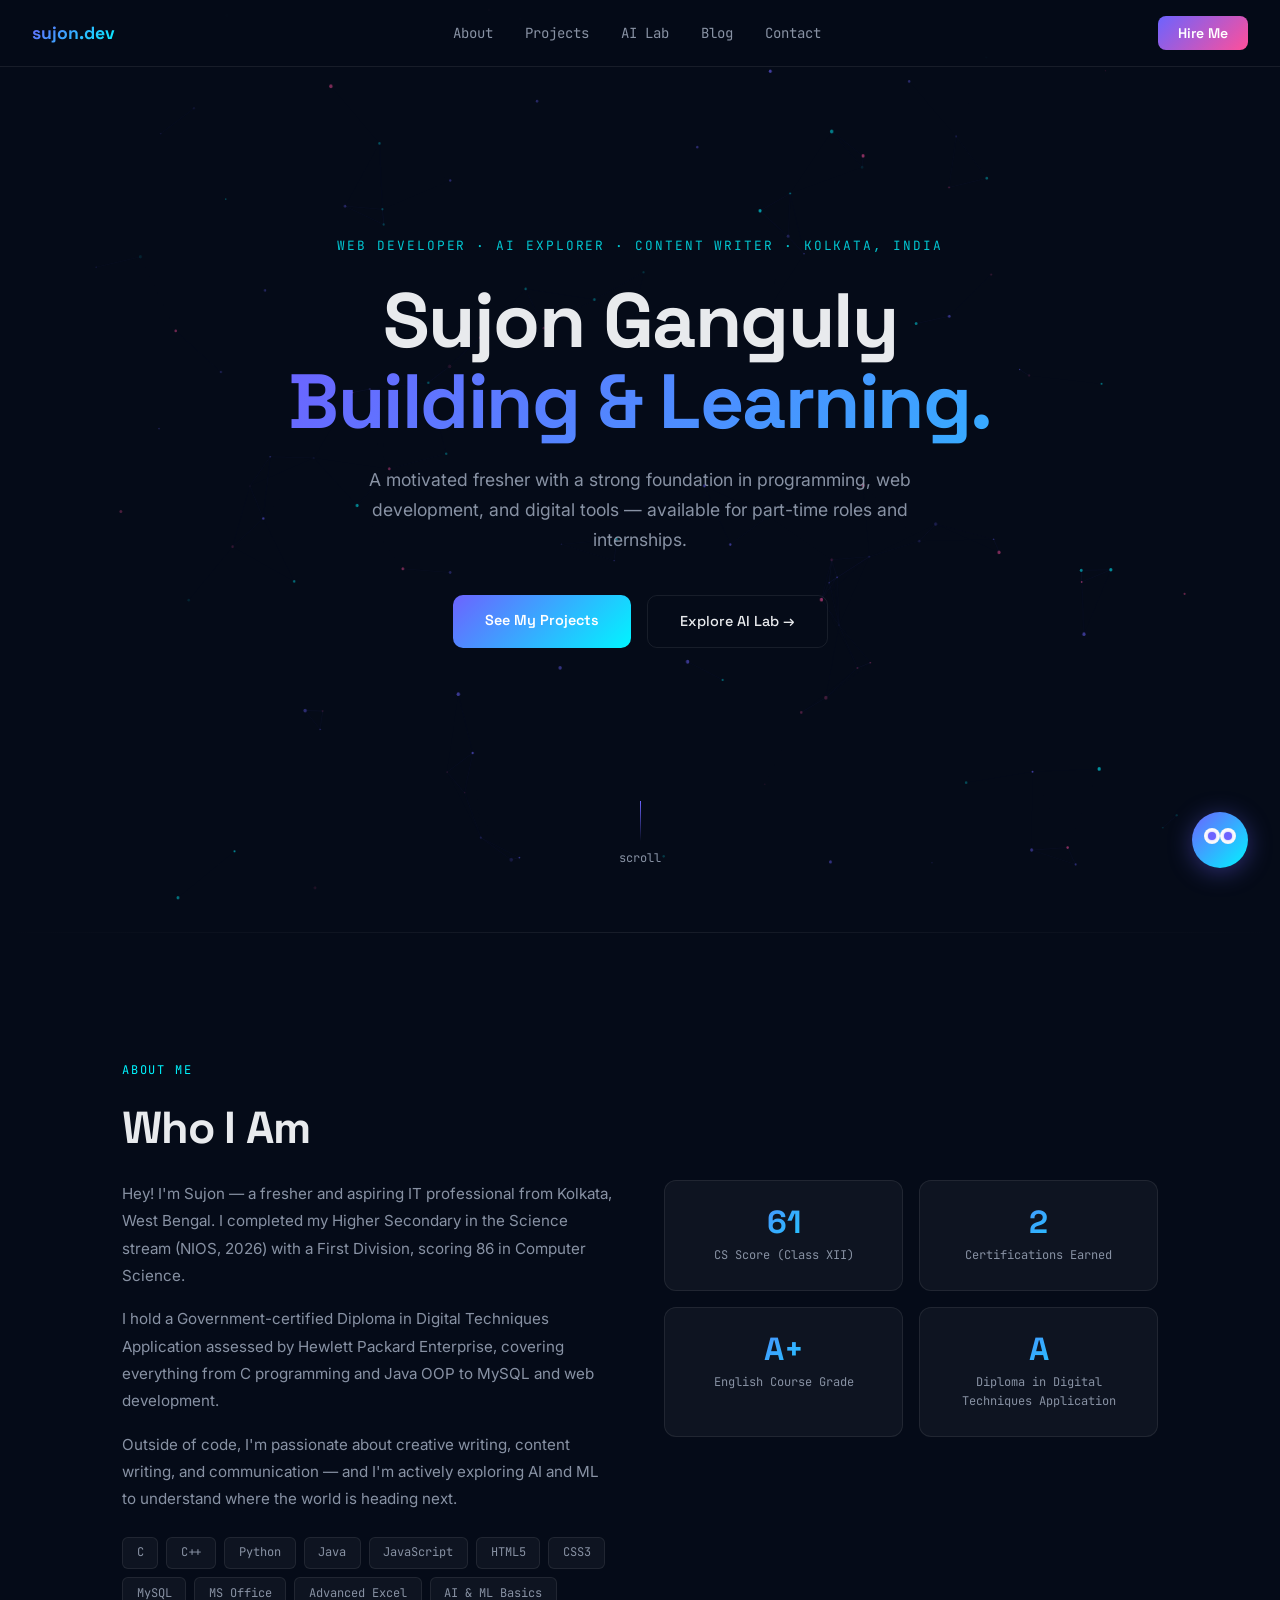
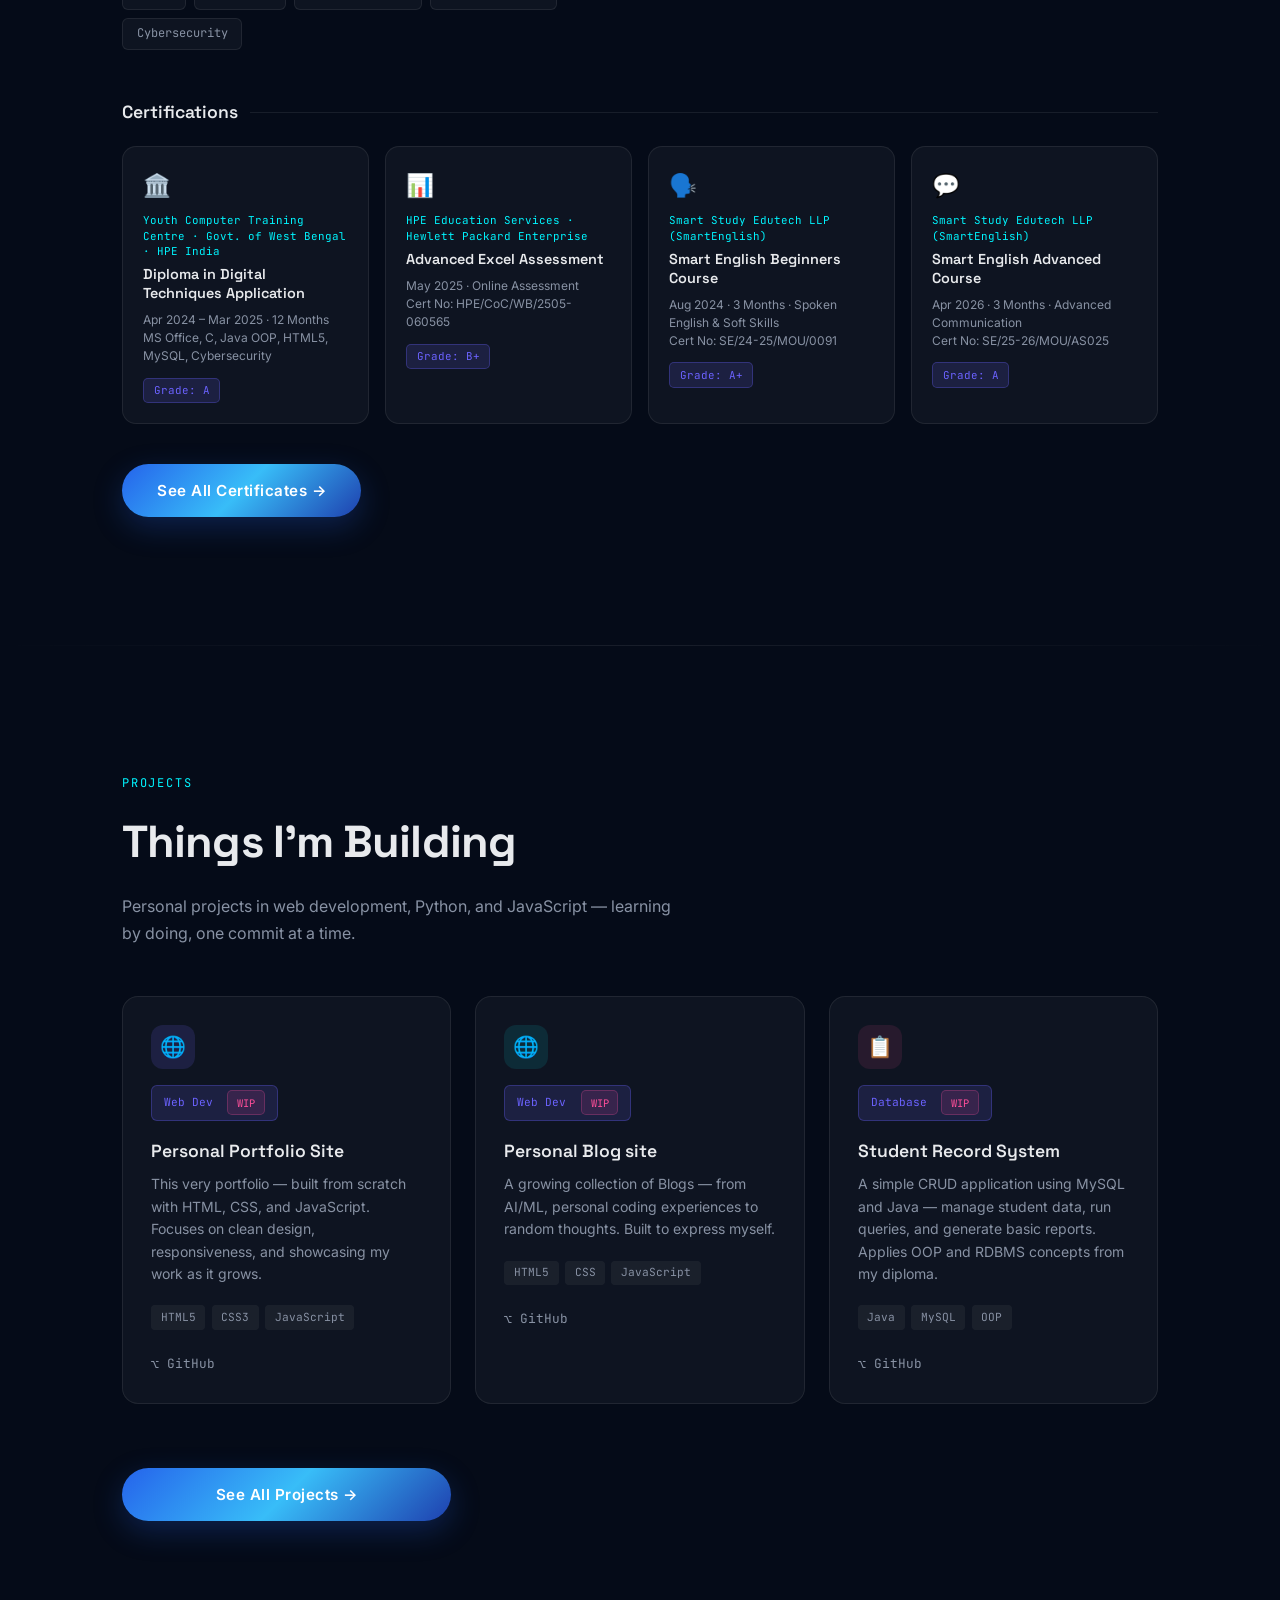
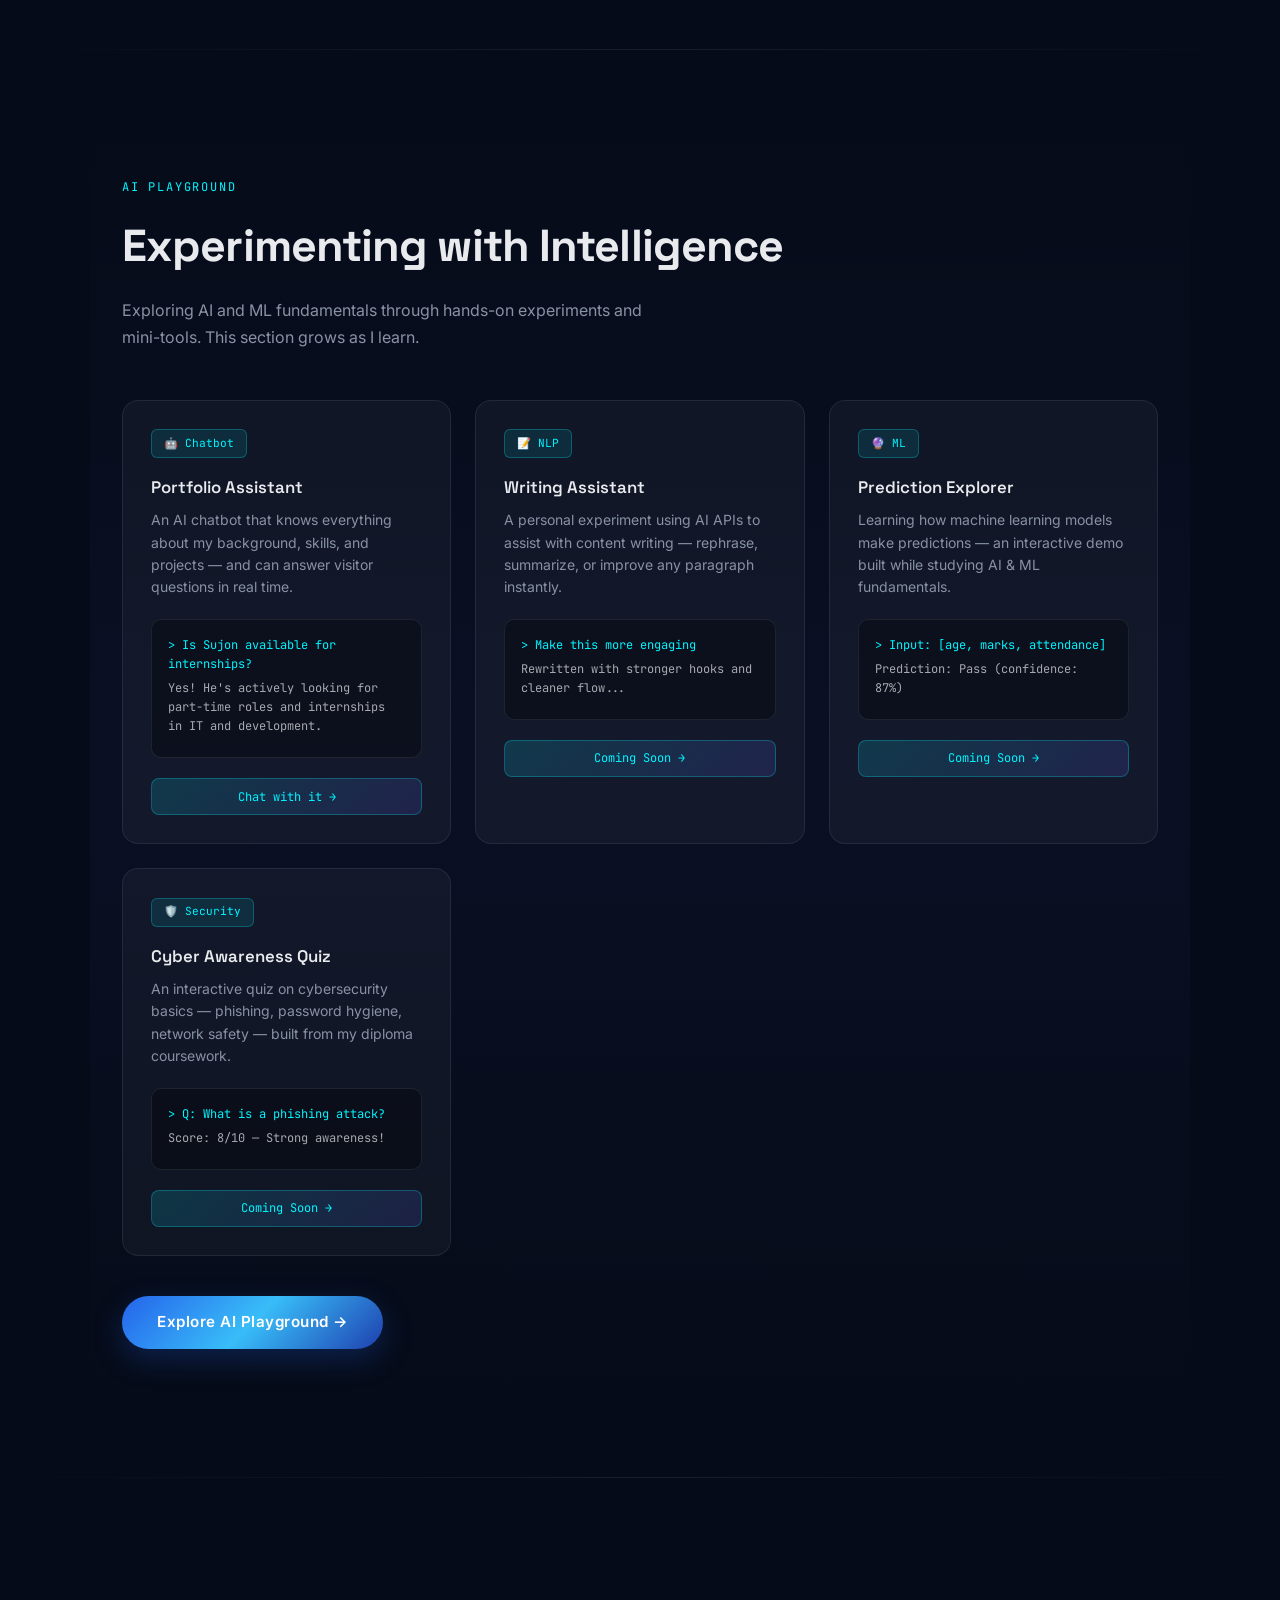
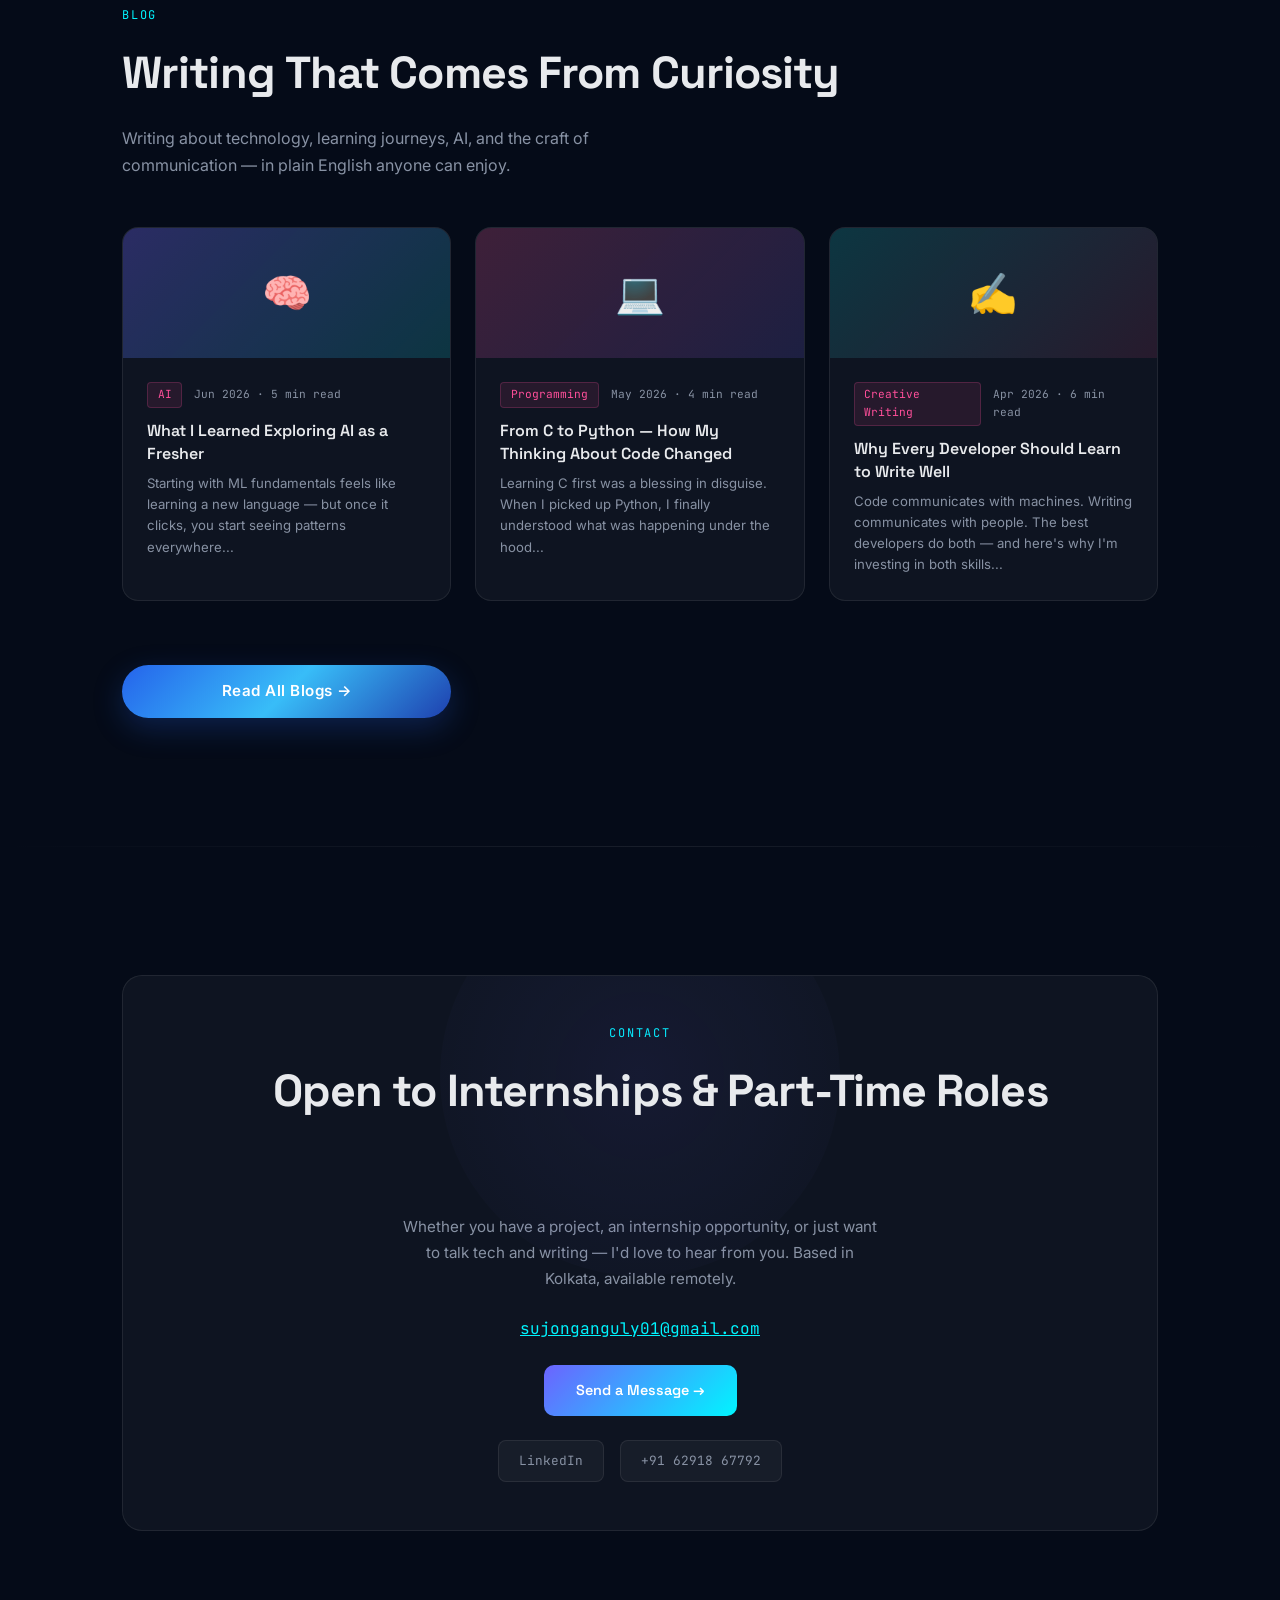
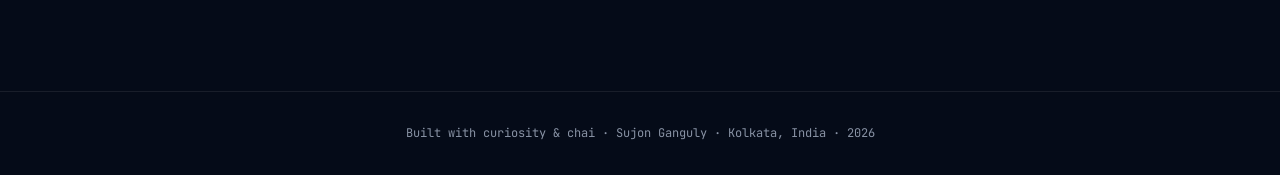
<file: index.html>
<!doctype html>
<html lang="en">
  <head>
    <meta charset="UTF-8" />
    <meta name="viewport" content="width=device-width, initial-scale=1.0" />
    <title>Sujon Ganguly — Portfolio</title>
    <link
      href="https://fonts.googleapis.com/css2?family=Space+Grotesk:wght@300;400;500;600;700&family=Inter:wght@300;400;500&family=JetBrains+Mono:wght@400;500&display=swap"
      rel="stylesheet"
    />
    <link rel="stylesheet" href="css/main.css" />
    <link rel="stylesheet" href="css/animations.css" />
    <link rel="stylesheet" href="css/components.css" />
    <link rel="stylesheet" href="css/responsive.css" />
  </head>
  <body>
    <nav>
      <div class="nav-logo">sujon.dev</div>
      <div class="nav-links">
        <a href="#about">About</a>
        <a href="#projects">Projects</a>
        <a href="#ai-playground">AI Lab</a>
        <a href="#blog">Blog</a>
        <a href="#contact">Contact</a>
      </div>
      <button
        class="nav-cta"
        onclick="
          document
            .getElementById('contact')
            .scrollIntoView({ behavior: 'smooth' })
        "
      >
        Hire Me
      </button>
    </nav>

    <section id="hero">
      <canvas id="particle-canvas"></canvas>
      <div class="hero-content">
        <div class="hero-eyebrow">
          Web Developer · AI Explorer · Content Writer · Kolkata, India
        </div>
        <h1 class="hero-title">
          Sujon Ganguly<br /><span class="line2">Building & Learning.</span>
        </h1>
        <p class="hero-sub">
          A motivated fresher with a strong foundation in programming, web
          development, and digital tools — available for part-time roles and
          internships.
        </p>
        <div class="hero-btns">
          <a href="#projects" class="btn-primary">See My Projects</a>
          <a href="#ai-playground" class="btn-ghost">Explore AI Lab →</a>
        </div>
      </div>
      <div class="scroll-hint">
        <div class="scroll-line"></div>
        scroll
      </div>
    </section>

    <div class="divider"></div>

    <!-- ABOUT + CERTS MERGED -->
    <section id="about">
      <div class="reveal">
        <div class="section-label">About Me</div>
        <h2 class="section-title">Who I Am</h2>
      </div>

      <div class="about-top reveal">
        <div class="about-text">
          <p>
            Hey! I'm Sujon — a fresher and aspiring IT professional from
            Kolkata, West Bengal. I completed my Higher Secondary in the Science
            stream (NIOS, 2026) with a First Division, scoring 86 in Computer
            Science.
          </p>
          <p>
            I hold a Government-certified Diploma in Digital Techniques
            Application assessed by Hewlett Packard Enterprise, covering
            everything from C programming and Java OOP to MySQL and web
            development.
          </p>
          <p>
            Outside of code, I'm passionate about creative writing, content
            writing, and communication — and I'm actively exploring AI and ML to
            understand where the world is heading next.
          </p>
          <div class="skill-chips">
            <span class="chip">C</span><span class="chip">C++</span
            ><span class="chip">Python</span> <span class="chip">Java</span
            ><span class="chip">JavaScript</span><span class="chip">HTML5</span>
            <span class="chip">CSS3</span><span class="chip">MySQL</span
            ><span class="chip">MS Office</span>
            <span class="chip">Advanced Excel</span
            ><span class="chip">AI & ML Basics</span
            ><span class="chip">Cybersecurity</span>
          </div>
        </div>
        <div class="stats-grid">
          <div class="stat-card">
            <div class="stat-num">86</div>
            <div class="stat-label">CS Score (Class XII)</div>
          </div>
          <div class="stat-card">
            <div class="stat-num">4</div>
            <div class="stat-label">Certifications Earned</div>
          </div>
          <div class="stat-card">
            <div class="stat-num">A+</div>
            <div class="stat-label">English Course Grade</div>
          </div>
          <div class="stat-card">
            <div class="stat-num">A</div>
            <div class="stat-label">
              Diploma in Digital Techniques Application
            </div>
          </div>
        </div>
      </div>

      <!-- CERTS inside About -->
      <div class="reveal">
        <div class="certs-heading">Certifications</div>
        <div class="cert-grid">
          <div class="cert-card">
            <div class="cert-icon">🏛️</div>
            <div class="cert-org">
              Youth Computer Training Centre · Govt. of West Bengal · HPE India
            </div>
            <div class="cert-title">
              Diploma in Digital Techniques Application
            </div>
            <div class="cert-meta">
              Apr 2024 – Mar 2025 · 12 Months<br />MS Office, C, Java OOP,
              HTML5, MySQL, Cybersecurity
            </div>
            <span class="cert-grade">Grade: A</span>
          </div>
          <div class="cert-card">
            <div class="cert-icon">📊</div>
            <div class="cert-org">
              HPE Education Services · Hewlett Packard Enterprise
            </div>
            <div class="cert-title">Advanced Excel Assessment</div>
            <div class="cert-meta">
              May 2025 · Online Assessment<br />Cert No: HPE/CoC/WB/2505-060565
            </div>
            <span class="cert-grade">Grade: B+</span>
          </div>
          <div class="cert-card">
            <div class="cert-icon">🗣️</div>
            <div class="cert-org">Smart Study Edutech LLP (SmartEnglish)</div>
            <div class="cert-title">Smart English Beginners Course</div>
            <div class="cert-meta">
              Aug 2024 · 3 Months · Spoken English & Soft Skills<br />Cert No:
              SE/24-25/MOU/0091
            </div>
            <span class="cert-grade">Grade: A+</span>
          </div>
          <div class="cert-card">
            <div class="cert-icon">💬</div>
            <div class="cert-org">Smart Study Edutech LLP (SmartEnglish)</div>
            <div class="cert-title">Smart English Advanced Course</div>
            <div class="cert-meta">
              Apr 2026 · 3 Months · Advanced Communication<br />Cert No:
              SE/25-26/MOU/AS025
            </div>
            <span class="cert-grade">Grade: A</span>
          </div>
        </div>
      </div>
        <a
          href="#"
          style="
            display: inline-flex;
            justify-content: center;
            align-items: center;
            margin-top: 2.5rem;
            padding: 0.9rem 2.2rem;
            border-radius: 50px;
            background: linear-gradient(135deg, #2563eb, #38bdf8, #1e40af);
            color: white;
            text-decoration: none;
            font-weight: 600;
            font-size: 0.95rem;
            letter-spacing: 0.5px;
            transition: 0.35s ease;
            box-shadow: 0 10px 30px rgba(37, 99, 235, 0.25);
          "
          onmouseover="
            this.style.transform = 'translateY(-5px) scale(1.03)';
            this.style.boxShadow = '0 15px 40px rgba(37,99,235,0.45)';
          "
          onmouseout="
            this.style.transform = 'translateY(0) scale(1)';
            this.style.boxShadow = '0 10px 30px rgba(37,99,235,0.25)';
          "
        >
          See All Certificates →
        </a>
    </section>

    <div class="divider"></div>

    <section id="projects">
      <div class="reveal">
        <div class="section-label">Projects</div>
        <h2 class="section-title">Things I'm Building</h2>
        <p class="section-sub">
          Personal projects in web development, Python, and JavaScript —
          learning by doing, one commit at a time.
        </p>
      </div>
      <div class="projects-grid reveal">
        <div class="project-card">
          <div
            class="project-icon"
            style="background: rgba(108, 99, 255, 0.15)"
          >
            🌐
          </div>
          <div class="project-tag">
            Web Dev <span class="wip-badge">WIP</span>
          </div>
          <div class="project-title">Personal Portfolio Site</div>
          <div class="project-desc">
            This very portfolio — built from scratch with HTML, CSS, and
            JavaScript. Focuses on clean design, responsiveness, and showcasing
            my work as it grows.
          </div>
          <div class="project-stack">
            <span class="stack-item">HTML5</span
            ><span class="stack-item">CSS3</span
            ><span class="stack-item">JavaScript</span>
          </div>
          <a href="https://github.com/SujonG1/Portfolio" class="project-link"
            >⌥ GitHub</a
          >
        </div>
        <div class="project-card">
          <div class="project-icon" style="background: rgba(0, 245, 255, 0.1)">
            🌐
          </div>
          <div class="project-tag">
            Web Dev <span class="wip-badge">WIP</span>
          </div>
          <div class="project-title">Personal Blog site</div>
          <div class="project-desc">
            A growing collection of Blogs — from AI/ML, personal coding
            experiences to random thoughts. Built to express myself.
          </div>
          <div class="project-stack">
            <span class="stack-item">HTML5</span
            ><span class="stack-item">CSS</span
            ><span class="stack-item">JavaScript</span>
          </div>
          <a href="https://github.com/SujonG1/Blogs" class="project-link"
            >⌥ GitHub</a
          >
        </div>
        <div class="project-card">
          <div class="project-icon" style="background: rgba(255, 79, 154, 0.1)">
            📋
          </div>
          <div class="project-tag">
            Database <span class="wip-badge">WIP</span>
          </div>
          <div class="project-title">Student Record System</div>
          <div class="project-desc">
            A simple CRUD application using MySQL and Java — manage student
            data, run queries, and generate basic reports. Applies OOP and RDBMS
            concepts from my diploma.
          </div>
          <div class="project-stack">
            <span class="stack-item">Java</span
            ><span class="stack-item">MySQL</span
            ><span class="stack-item">OOP</span>
          </div>
          <a href="#" class="project-link">⌥ GitHub</a>
        </div>
        <a
          href="#"
          style="
            display: inline-flex;
            justify-content: center;
            align-items: center;
            margin-top: 2.5rem;
            padding: 0.9rem 2.2rem;
            border-radius: 50px;
            background: linear-gradient(135deg, #2563eb, #38bdf8, #1e40af);
            color: white;
            text-decoration: none;
            font-weight: 600;
            font-size: 0.95rem;
            letter-spacing: 0.5px;
            transition: 0.35s ease;
            box-shadow: 0 10px 30px rgba(37, 99, 235, 0.25);
          "
          onmouseover="
            this.style.transform = 'translateY(-5px) scale(1.03)';
            this.style.boxShadow = '0 15px 40px rgba(37,99,235,0.45)';
          "
          onmouseout="
            this.style.transform = 'translateY(0) scale(1)';
            this.style.boxShadow = '0 10px 30px rgba(37,99,235,0.25)';
          "
        >
          See All Projects →
        </a>
    </section>

    <div class="divider"></div>

    <section id="ai-playground">
      <div class="reveal">
        <div class="section-label">AI Playground</div>
        <h2 class="section-title">Experimenting with Intelligence</h2>
        <p class="section-sub">
          Exploring AI and ML fundamentals through hands-on experiments and
          mini-tools. This section grows as I learn.
        </p>
      </div>
      <div class="ai-grid reveal">
        <div class="ai-card">
          <div class="ai-badge">🤖 Chatbot</div>
          <div class="ai-card-title">Portfolio Assistant</div>
          <div class="ai-card-desc">
            An AI chatbot that knows everything about my background, skills, and
            projects — and can answer visitor questions in real time.
          </div>
          <div class="ai-card-demo">
            <div class="demo-line">
              &gt; Is Sujon available for internships?
            </div>
            <div class="demo-line output">
              Yes! He's actively looking for part-time roles and internships in
              IT and development.
            </div>
          </div>
          <button
            class="ai-try-btn"
            onclick="document.getElementById('chatFab').click()"
          >
            Chat with it →
          </button>
        </div>
        <div class="ai-card">
          <div class="ai-badge">📝 NLP</div>
          <div class="ai-card-title">Writing Assistant</div>
          <div class="ai-card-desc">
            A personal experiment using AI APIs to assist with content writing —
            rephrase, summarize, or improve any paragraph instantly.
          </div>
          <div class="ai-card-demo">
            <div class="demo-line">&gt; Make this more engaging</div>
            <div class="demo-line output">
              Rewritten with stronger hooks and cleaner flow...
            </div>
          </div>
          <button class="ai-try-btn">Coming Soon →</button>
        </div>
        <div class="ai-card">
          <div class="ai-badge">🔮 ML</div>
          <div class="ai-card-title">Prediction Explorer</div>
          <div class="ai-card-desc">
            Learning how machine learning models make predictions — an
            interactive demo built while studying AI & ML fundamentals.
          </div>
          <div class="ai-card-demo">
            <div class="demo-line">&gt; Input: [age, marks, attendance]</div>
            <div class="demo-line output">
              Prediction: Pass (confidence: 87%)
            </div>
          </div>
          <button class="ai-try-btn">Coming Soon →</button>
        </div>
        <div class="ai-card">
          <div class="ai-badge">🛡️ Security</div>
          <div class="ai-card-title">Cyber Awareness Quiz</div>
          <div class="ai-card-desc">
            An interactive quiz on cybersecurity basics — phishing, password
            hygiene, network safety — built from my diploma coursework.
          </div>
          <div class="ai-card-demo">
            <div class="demo-line">&gt; Q: What is a phishing attack?</div>
            <div class="demo-line output">Score: 8/10 — Strong awareness!</div>
          </div>
          <button class="ai-try-btn">Coming Soon →</button>
        </div>
      </div>
      <a
          href="#"
          style="
            display: inline-flex;
            justify-content: center;
            align-items: center;
            margin-top: 2.5rem;
            padding: 0.9rem 2.2rem;
            border-radius: 50px;
            background: linear-gradient(135deg, #2563eb, #38bdf8, #1e40af);
            color: white;
            text-decoration: none;
            font-weight: 600;
            font-size: 0.95rem;
            letter-spacing: 0.5px;
            transition: 0.35s ease;
            box-shadow: 0 10px 30px rgba(37, 99, 235, 0.25);
          "
          onmouseover="
            this.style.transform = 'translateY(-5px) scale(1.03)';
            this.style.boxShadow = '0 15px 40px rgba(37,99,235,0.45)';
          "
          onmouseout="
            this.style.transform = 'translateY(0) scale(1)';
            this.style.boxShadow = '0 10px 30px rgba(37,99,235,0.25)';
          "
        >
          Explore AI Playground →
      </a>
    </section>

    <div class="divider"></div>

    <section id="blog">
      <div class="reveal">
        <div class="section-label">Blog</div>
        <h2 class="section-title">Writing That Comes From Curiosity</h2>
        <p class="section-sub">
          Writing about technology, learning journeys, AI, and the craft of
          communication — in plain English anyone can enjoy.
        </p>
      </div>
      <div class="blog-grid reveal">
        <div class="blog-card">
          <div class="blog-img blog-img-1">🧠</div>
          <div class="blog-body">
            <div class="blog-meta">
              <span class="blog-cat">AI</span><span>Jun 2026 · 5 min read</span>
            </div>
            <div class="blog-title">
              What I Learned Exploring AI as a Fresher
            </div>
            <div class="blog-excerpt">
              Starting with ML fundamentals feels like learning a new language —
              but once it clicks, you start seeing patterns everywhere...
            </div>
          </div>
        </div>
        <div class="blog-card">
          <div class="blog-img blog-img-2">💻</div>
          <div class="blog-body">
            <div class="blog-meta">
              <span class="blog-cat">Programming</span
              ><span>May 2026 · 4 min read</span>
            </div>
            <div class="blog-title">
              From C to Python — How My Thinking About Code Changed
            </div>
            <div class="blog-excerpt">
              Learning C first was a blessing in disguise. When I picked up
              Python, I finally understood what was happening under the hood...
            </div>
          </div>
        </div>
        <div class="blog-card">
          <div class="blog-img blog-img-3">✍️</div>
          <div class="blog-body">
            <div class="blog-meta">
              <span class="blog-cat">Creative Writing</span
              ><span>Apr 2026 · 6 min read</span>
            </div>
            <div class="blog-title">
              Why Every Developer Should Learn to Write Well
            </div>
            <div class="blog-excerpt">
              Code communicates with machines. Writing communicates with people.
              The best developers do both — and here's why I'm investing in both
              skills...
            </div>
          </div>
        </div>
        <a
          href="https://sujong1.github.io/Blogs/"
          style="
            display: inline-flex;
            justify-content: center;
            align-items: center;
            margin-top: 2.5rem;
            padding: 0.9rem 2.2rem;
            border-radius: 50px;
            background: linear-gradient(135deg, #2563eb, #38bdf8, #1e40af);
            color: white;
            text-decoration: none;
            font-weight: 600;
            font-size: 0.95rem;
            letter-spacing: 0.5px;
            transition: 0.35s ease;
            box-shadow: 0 10px 30px rgba(37, 99, 235, 0.25);
          "
          onmouseover="
            this.style.transform = 'translateY(-5px) scale(1.03)';
            this.style.boxShadow = '0 15px 40px rgba(37,99,235,0.45)';
          "
          onmouseout="
            this.style.transform = 'translateY(0) scale(1)';
            this.style.boxShadow = '0 10px 30px rgba(37,99,235,0.25)';
          "
        >
          Read All Blogs →
        </a>
      </div>
    </section>

    <div class="divider"></div>

    <section id="contact">
      <div class="contact-inner reveal">
        <div class="section-label" style="text-align: center">Contact</div>
        <h2 class="section-title" style="text-align: center">
          Open to Internships & Part-Time Roles
        </h2>
        <p
          style="
            color: var(--muted);
            max-width: 480px;
            margin: 0 auto;
            line-height: 1.7;
            font-size: 0.95rem;
            text-align: center;
          "
        >
          Whether you have a project, an internship opportunity, or just want to
          talk tech and writing — I'd love to hear from you. Based in Kolkata,
          available remotely.
        </p>
        <a href="mailto:sujonganguly01@gmail.com" class="contact-email"
          >sujonganguly01@gmail.com</a
        >
        <div style="text-align: center">
          <a href="mailto:sujonganguly01@gmail.com" class="btn-primary"
            >Send a Message →</a
          >
        </div>
        <div class="social-links">
          <a
            href="https://linkedin.com/in/sujon-ganguly-0bb22631a"
            class="social-btn"
            >LinkedIn</a
          >
          <a href="tel:+916291867792" class="social-btn">+91 62918 67792</a>
        </div>
      </div>
    </section>

    <footer>
      <p>Built with curiosity & chai · Sujon Ganguly · Kolkata, India · 2026</p>
    </footer>

    <div id="chat-bubble">
      <div class="chat-window" id="chatWindow">
        <div class="chat-header">
          <div class="chat-avatar">SG</div>
          <div class="chat-header-text">
            <div class="chat-name">Sujon's AI Assistant</div>
            <div class="chat-status">● Online — ask me anything</div>
          </div>
          <button class="chat-close" id="chatClose">✕</button>
        </div>
        <div class="chat-messages" id="chatMessages">
          <div class="msg bot">
            Hey! 👋 I'm Sujon's portfolio assistant. Ask me about his skills,
            certifications, projects, or availability for internships!
          </div>
        </div>
        <div class="preset-menu" id="presetMenu" style="display: none">
          <button class="preset-btn" onclick="selectPreset('Who are you?')">
            👤 Who are you?
          </button>
          <button
            class="preset-btn"
            onclick="selectPreset('What are your skills?')"
          >
            💻 What are your skills?
          </button>
          <button
            class="preset-btn"
            onclick="selectPreset('Tell me about your certifications')"
          >
            🏆 Certifications
          </button>
          <button
            class="preset-btn"
            onclick="selectPreset('What projects have you built?')"
          >
            🔨 Your projects
          </button>
          <button
            class="preset-btn"
            onclick="selectPreset('Are you available for internships?')"
          >
            💼 Internship opportunities
          </button>
          <button
            class="preset-btn"
            onclick="selectPreset('How can I contact you?')"
          >
            📞 Contact info
          </button>
          <button
            class="preset-btn"
            onclick="selectPreset('What languages do you speak?')"
          >
            🌐 Languages
          </button>
          <button
            class="preset-btn"
            onclick="selectPreset('Tell me about your soft skills')"
          >
            🤝 Soft skills
          </button>
        </div>
        <div class="chat-input-row">
          <button class="toggle-menu-btn" id="toggleMenuBtn">
            📋 Quick Q&A
          </button>
          <input
            class="chat-input"
            id="chatInput"
            type="text"
            placeholder="Ask about Sujon..."
          />
          <button class="chat-send" id="chatSend">
            <svg viewBox="0 0 24 24">
              <line x1="22" y1="2" x2="11" y2="13" />
              <polygon points="22 2 15 22 11 13 2 9 22 2" />
            </svg>
          </button>
        </div>
      </div>
      <button class="chat-fab" id="chatFab">
        <div class="chat-ball">
          <div class="ball-eye" id="eye1" style="left: 12px; top: 16px">
            <div class="ball-pupil" id="pupil1"></div>
          </div>
          <div class="ball-eye" id="eye2" style="right: 12px; top: 16px">
            <div class="ball-pupil" id="pupil2"></div>
          </div>
        </div>
      </button>
    </div>
    <button id="scroll-to-top" title="Back to top">↑</button>
    <div id="progress-bar"></div>

    <script type="module" src="js/main.js"></script>
    <script>
      function toggleMenu() {
        const menu = document.getElementById("presetMenu");
        const btn = document.getElementById("toggleMenuBtn");
        if (menu.style.display === "none") {
          menu.style.display = "grid";
          btn.textContent = "✕ Close";
        } else {
          menu.style.display = "none";
          btn.textContent = "📋 Quick Q&A";
        }
      }
      function selectPreset(question) {
        document.getElementById("chatInput").value = question;
        const event = new KeyboardEvent("keydown", { key: "Enter" });
        document.getElementById("chatInput").dispatchEvent(event);
      }
    </script>
  </body>
</html>
</file>
<file: css/main.css>
:root {
  --bg: #050B18;
  --bg2: #0A1128;
  --indigo: #6C63FF;
  --cyan: #00F5FF;
  --pink: #FF4F9A;
  --text: #E8EAED;
  --muted: #8892A4;
  --card: rgba(255, 255, 255, 0.04);
  --border: rgba(255, 255, 255, 0.08);
  --font-display: 'Space Grotesk', sans-serif;
  --font-body: 'Inter', sans-serif;
  --font-mono: 'JetBrains Mono', monospace;
  --transition-fast: 0.2s ease-out;
  --transition-smooth: 0.4s cubic-bezier(0.34, 1.56, 0.64, 1);
  --transition-slow: 0.6s ease;
}

* {
  margin: 0;
  padding: 0;
  box-sizing: border-box;
}

html {
  scroll-behavior: smooth;
}

body {
  background: var(--bg);
  color: var(--text);
  font-family: var(--font-body);
  overflow-x: hidden;
  min-height: 100vh;
  line-height: 1.6;
}

/* SCROLL TO TOP BUTTON */
#scroll-to-top {
  position: fixed;
  bottom: 2rem;
  right: 2rem;
  width: 48px;
  height: 48px;
  border-radius: 50%;
  background: linear-gradient(135deg, var(--indigo), var(--cyan));
  border: none;
  color: #fff;
  cursor: pointer;
  display: flex;
  align-items: center;
  justify-content: center;
  font-size: 1.2rem;
  opacity: 0;
  pointer-events: none;
  transition: opacity var(--transition-fast), transform var(--transition-fast);
  z-index: 150;
  box-shadow: 0 4px 24px rgba(108, 99, 255, 0.3);
}

#scroll-to-top.visible {
  opacity: 1;
  pointer-events: all;
}

#scroll-to-top:hover {
  transform: translateY(-3px);
  box-shadow: 0 6px 30px rgba(108, 99, 255, 0.4);
}

/* SCROLL PROGRESS BAR */
#progress-bar {
  position: fixed;
  top: 0;
  left: 0;
  height: 3px;
  background: linear-gradient(90deg, var(--indigo), var(--cyan), var(--pink));
  width: 0%;
  z-index: 999;
  transition: width 0.1s ease-out;
}

/* GLOBAL STYLES */
section {
  padding: 6rem 2rem;
  max-width: 1100px;
  margin: 0 auto;
}

.section-label {
  font-family: var(--font-mono);
  font-size: 0.75rem;
  color: var(--cyan);
  letter-spacing: 0.15em;
  text-transform: uppercase;
  margin-bottom: 0.75rem;
}

.section-title {
  font-family: var(--font-display);
  font-size: clamp(1.8rem, 4vw, 2.8rem);
  font-weight: 700;
  letter-spacing: -0.02em;
  margin-bottom: 1rem;
}

.section-sub {
  color: var(--muted);
  font-size: 1rem;
  line-height: 1.7;
  max-width: 560px;
  margin-bottom: 3rem;
}

.divider {
  width: 100%;
  height: 1px;
  background: linear-gradient(
    to right,
    transparent,
    var(--border),
    transparent
  );
  margin: 2rem 0;
}

/* BUTTONS */
.btn-primary {
  background: linear-gradient(135deg, var(--indigo), var(--cyan));
  border: none;
  color: #fff;
  padding: 0.875rem 2rem;
  border-radius: 10px;
  font-family: var(--font-display);
  font-weight: 600;
  font-size: 0.9rem;
  cursor: pointer;
  transition: transform var(--transition-fast), opacity var(--transition-fast);
  text-decoration: none;
  display: inline-block;
}

.btn-primary:hover {
  transform: translateY(-2px);
  opacity: 0.9;
}

.btn-ghost {
  background: transparent;
  border: 1px solid var(--border);
  color: var(--text);
  padding: 0.875rem 2rem;
  border-radius: 10px;
  font-family: var(--font-display);
  font-weight: 500;
  font-size: 0.9rem;
  cursor: pointer;
  transition: all var(--transition-fast);
  text-decoration: none;
  display: inline-block;
}

.btn-ghost:hover {
  border-color: var(--indigo);
  color: var(--indigo);
}

/* CARDS */
.card {
  background: var(--card);
  border: 1px solid var(--border);
  border-radius: 16px;
  padding: 1.75rem;
  transition: all var(--transition-smooth);
  position: relative;
  overflow: hidden;
}

.card::before {
  content: '';
  position: absolute;
  inset: 0;
  background: linear-gradient(
    135deg,
    rgba(108, 99, 255, 0.06),
    rgba(0, 245, 255, 0.04)
  );
  opacity: 0;
  transition: opacity var(--transition-smooth);
  pointer-events: none;
}

.card:hover {
  border-color: rgba(108, 99, 255, 0.4);
  transform: translateY(-4px);
}

.card:hover::before {
  opacity: 1;
}

/* REVEAL ANIMATIONS */
.reveal {
  opacity: 0;
  transform: translateY(30px);
  transition: opacity var(--transition-slow) ease, transform var(--transition-slow) ease;
}

.reveal.visible {
  opacity: 1;
  transform: translateY(0);
}

footer {
  text-align: center;
  padding: 2rem;
  color: var(--muted);
  font-family: var(--font-mono);
  font-size: 0.75rem;
  border-top: 1px solid var(--border);
  margin-top: 4rem;
}
</file>
<file: css/animations.css>
/* ==================== KEYFRAME ANIMATIONS ==================== */

@keyframes fadeIn {
  from {
    opacity: 0;
  }
  to {
    opacity: 1;
  }
}

@keyframes slideInDown {
  from {
    opacity: 0;
    transform: translateY(-40px);
  }
  to {
    opacity: 1;
    transform: translateY(0);
  }
}

@keyframes slideInUp {
  from {
    opacity: 0;
    transform: translateY(40px);
  }
  to {
    opacity: 1;
    transform: translateY(0);
  }
}

@keyframes slideInLeft {
  from {
    opacity: 0;
    transform: translateX(-40px);
  }
  to {
    opacity: 1;
    transform: translateX(0);
  }
}

@keyframes slideInRight {
  from {
    opacity: 0;
    transform: translateX(40px);
  }
  to {
    opacity: 1;
    transform: translateX(0);
  }
}

@keyframes scaleUp {
  from {
    opacity: 0;
    transform: scale(0.9);
  }
  to {
    opacity: 1;
    transform: scale(1);
  }
}

@keyframes rotateIn {
  from {
    opacity: 0;
    transform: rotate(-10deg) scale(0.95);
  }
  to {
    opacity: 1;
    transform: rotate(0) scale(1);
  }
}

@keyframes bounce {
  0%,
  100% {
    transform: translateY(0);
  }
  50% {
    transform: translateY(-10px);
  }
}

@keyframes pulse {
  0%,
  100% {
    opacity: 1;
  }
  50% {
    opacity: 0.6;
  }
}

@keyframes glow {
  0%,
  100% {
    box-shadow: 0 0 5px rgba(108, 99, 255, 0.3);
  }
  50% {
    box-shadow: 0 0 20px rgba(108, 99, 255, 0.6);
  }
}

@keyframes float {
  0%,
  100% {
    transform: translateY(0);
  }
  50% {
    transform: translateY(-8px);
  }
}

@keyframes shimmer {
  0% {
    background-position: -1000px 0;
  }
  100% {
    background-position: 1000px 0;
  }
}

@keyframes typing {
  0%,
  60%,
  100% {
    opacity: 0.3;
    transform: translateY(0);
  }
  30% {
    opacity: 1;
    transform: translateY(-4px);
  }
}

@keyframes flip {
  from {
    transform: rotateY(0deg);
  }
  to {
    transform: rotateY(360deg);
  }
}

@keyframes gradientShift {
  0% {
    background-position: 0% 50%;
  }
  50% {
    background-position: 100% 50%;
  }
  100% {
    background-position: 0% 50%;
  }
}

@keyframes underlineExpand {
  from {
    width: 0%;
  }
  to {
    width: 100%;
  }
}

@keyframes zigzag {
  0%,
  100% {
    transform: translateX(0);
  }
  25% {
    transform: translateX(-4px);
  }
  75% {
    transform: translateX(4px);
  }
}

@keyframes ripple {
  0% {
    transform: scale(0);
    opacity: 1;
  }
  100% {
    transform: scale(4);
    opacity: 0;
  }
}

@keyframes blink {
  0%,
  100% {
    scaleY: 1;
  }
  50% {
    scaleY: 0.1;
  }
}

@keyframes textReveal {
  from {
    opacity: 0;
    clip-path: polygon(0 0, 0 0, 0 100%, 0 100%);
  }
  to {
    opacity: 1;
    clip-path: polygon(0 0, 100% 0, 100% 100%, 0 100%);
  }
}

/* ==================== ANIMATION UTILITY CLASSES ==================== */

.animate-fade-in {
  animation: fadeIn 0.6s ease-out forwards;
}

.animate-slide-in-down {
  animation: slideInDown 0.6s ease-out forwards;
}

.animate-slide-in-up {
  animation: slideInUp 0.6s ease-out forwards;
}

.animate-slide-in-left {
  animation: slideInLeft 0.6s ease-out forwards;
}

.animate-slide-in-right {
  animation: slideInRight 0.6s ease-out forwards;
}

.animate-scale-up {
  animation: scaleUp 0.6s ease-out forwards;
}

.animate-rotate-in {
  animation: rotateIn 0.6s ease-out forwards;
}

.animate-bounce {
  animation: bounce 1s ease-in-out infinite;
}

.animate-pulse {
  animation: pulse 2s ease-in-out infinite;
}

.animate-glow {
  animation: glow 2s ease-in-out infinite;
}

.animate-float {
  animation: float 3s ease-in-out infinite;
}

.animate-shimmer {
  animation: shimmer 2s infinite;
  background-size: 1000px 100%;
}

.animate-flip {
  animation: flip 0.6s ease-in-out forwards;
}

.animate-gradient {
  animation: gradientShift 6s ease infinite;
  background-size: 200% 200%;
}

.animate-text-reveal {
  animation: textReveal 0.8s ease-out forwards;
}

/* ==================== STAGGER ANIMATIONS ==================== */

.stagger-children > * {
  opacity:0;
  animation: slideInUp 0.6s ease-out forwards;
}

.stagger-children > *:nth-child(1) {
  animation-delay: 0s;
}

.stagger-children > *:nth-child(2) {
  animation-delay: 0.1s;
}

.stagger-children > *:nth-child(3) {
  animation-delay: 0.2s;
}

.stagger-children > *:nth-child(4) {
  animation-delay: 0.3s;
}

.stagger-children > *:nth-child(5) {
  animation-delay: 0.4s;
}

.stagger-children > *:nth-child(n + 6) {
  animation-delay: 0.5s;
}

/* ==================== HOVER EFFECTS ==================== */

.hover-lift {
  transition: transform 0.3s ease, box-shadow 0.3s ease;
}

.hover-lift:hover {
  transform: translateY(-6px);
  box-shadow: 0 12px 24px rgba(0, 0, 0, 0.3);
}

.hover-glow {
  transition: box-shadow 0.3s ease;
}

.hover-glow:hover {
  box-shadow: 0 0 20px rgba(108, 99, 255, 0.5);
}

.hover-scale {
  transition: transform 0.3s ease;
}

.hover-scale:hover {
  transform: scale(1.05);
}

.hover-rotate {
  transition: transform 0.3s ease;
}

.hover-rotate:hover {
  transform: rotate(2deg);
}

/* 3D FLIP EFFECT */
.flip-card {
  perspective: 1000px;
}

.flip-card-inner {
  position: relative;
  width: 100%;
  height: 100%;
  transition: transform 0.6s;
  transform-style: preserve-3d;
}

.flip-card:hover .flip-card-inner {
  transform: rotateY(180deg);
}

.flip-card-front,
.flip-card-back {
  position: absolute;
  width: 100%;
  height: 100%;
  backface-visibility: hidden;
}

.flip-card-back {
  background: var(--card);
  color: var(--text);
  transform: rotateY(180deg);
}

/* ==================== SCROLL ANIMATIONS ==================== */

.scroll-reveal {
  opacity: 0;
  transform: translateY(20px);
  transition: opacity 0.6s ease, transform 0.6s ease;
}

.scroll-reveal.visible {
  opacity: 1;
  transform: translateY(0);
}

.scroll-reveal-left {
  opacity: 0;
  transform: translateX(-30px);
  transition: opacity 0.6s ease, transform 0.6s ease;
}

.scroll-reveal-left.visible {
  opacity: 1;
  transform: translateX(0);
}

.scroll-reveal-right {
  opacity: 0;
  transform: translateX(30px);
  transition: opacity 0.6s ease, transform 0.6s ease;
}

.scroll-reveal-right.visible {
  opacity: 1;
  transform: translateX(0);
}

/* ==================== LOADING STATES ==================== */

.loading {
  position: relative;
  overflow: hidden;
}

.loading::after {
  content: '';
  position: absolute;
  top: 0;
  left: -100%;
  width: 100%;
  height: 100%;
  background: linear-gradient(
    90deg,
    transparent,
    rgba(255, 255, 255, 0.2),
    transparent
  );
  animation: shimmer 2s infinite;
}

.skeleton {
  background: linear-gradient(
    90deg,
    var(--card) 25%,
    rgba(255, 255, 255, 0.08) 50%,
    var(--card) 75%
  );
  background-size: 200% 100%;
  animation: shimmer 2s infinite;
}
</file>
<file: css/components.css>
/* ==================== NAVIGATION ==================== */

nav {
  position: fixed;
  top: 0;
  left: 0;
  right: 0;
  z-index: 100;
  padding: 1rem 2rem;
  display: flex;
  align-items: center;
  justify-content: space-between;
  background: rgba(5, 11, 24, 0.85);
  backdrop-filter: blur(16px);
  border-bottom: 1px solid var(--border);
  animation: slideInDown 0.6s ease-out;
}

.nav-logo {
  font-family: var(--font-display);
  font-weight: 700;
  font-size: 1.1rem;
  background: linear-gradient(135deg, var(--indigo), var(--cyan));
  -webkit-background-clip: text;
  -webkit-text-fill-color: transparent;
  background-clip: text;
  animation: slideInLeft 0.6s ease-out;
}

.nav-links {
  display: flex;
  gap: 2rem;
  animation: slideInRight 0.6s ease-out;
}

.nav-links a {
  color: var(--muted);
  text-decoration: none;
  font-size: 0.875rem;
  font-family: var(--font-mono);
  transition: color var(--transition-fast);
  position: relative;
}

.nav-links a::after {
  content: '';
  position: absolute;
  bottom: -4px;
  left: 0;
  width: 0;
  height: 2px;
  background: linear-gradient(90deg, var(--indigo), var(--cyan));
  transition: width var(--transition-fast);
}

.nav-links a:hover {
  color: var(--cyan);
}

.nav-links a:hover::after {
  width: 100%;
}

.nav-cta {
  background: linear-gradient(135deg, var(--indigo), var(--pink));
  border: none;
  color: #fff;
  padding: 0.5rem 1.25rem;
  border-radius: 8px;
  font-family: var(--font-display);
  font-weight: 600;
  font-size: 0.875rem;
  cursor: pointer;
  transition: opacity var(--transition-fast), transform var(--transition-fast);
  animation: slideInDown 0.6s ease-out 0.2s backwards;
}

.nav-cta:hover {
  opacity: 0.85;
  transform: scale(1.05);
}

/* ==================== HERO ==================== */

#hero {
  position: relative;
  min-height: 100vh;
  display: flex;
  align-items: center;
  justify-content: center;
  overflow: hidden;
  padding-top: 80px;
}

#particle-canvas {
  position: absolute;
  inset: 0;
  width: 100%;
  height: 100%;
}

.hero-content {
  position: relative;
  z-index: 2;
  text-align: center;
  max-width: 800px;
  padding: 2rem;
}

.hero-eyebrow {
  font-family: var(--font-mono);
  font-size: 0.8rem;
  color: var(--cyan);
  letter-spacing: 0.15em;
  text-transform: uppercase;
  margin-bottom: 1.5rem;
  opacity: 0.8;
  animation: fadeIn 0.8s ease-out 0.2s backwards;
}

.hero-title {
  font-family: var(--font-display);
  font-size: clamp(2.5rem, 6vw, 5rem);
  font-weight: 700;
  line-height: 1.05;
  letter-spacing: -0.02em;
  margin-bottom: 1.5rem;
  animation: slideInDown 0.8s ease-out 0.4s backwards;
}

.hero-title .line2 {
  background: linear-gradient(135deg, var(--indigo), var(--cyan));
  -webkit-background-clip: text;
  -webkit-text-fill-color: transparent;
  background-clip: text;
  animation: gradientShift 6s ease infinite;
  background-size: 200% 200%;
}

.hero-sub {
  color: var(--muted);
  font-size: 1.1rem;
  line-height: 1.7;
  max-width: 560px;
  margin: 0 auto 2.5rem;
  animation: fadeIn 0.8s ease-out 0.6s backwards;
}

.hero-btns {
  display: flex;
  gap: 1rem;
  justify-content: center;
  flex-wrap: wrap;
  animation: scaleUp 0.8s ease-out 0.8s backwards;
}

.scroll-hint {
  position: absolute;
  bottom: 2rem;
  left: 50%;
  transform: translateX(-50%);
  display: flex;
  flex-direction: column;
  align-items: center;
  gap: 0.5rem;
  color: var(--muted);
  font-size: 0.75rem;
  font-family: var(--font-mono);
  animation: bounce 2s infinite;
}

.scroll-line {
  width: 1px;
  height: 40px;
  background: linear-gradient(to bottom, var(--indigo), transparent);
  animation: slideInDown 1s ease-in-out infinite;
}

/* ==================== ABOUT SECTION ==================== */

.about-top {
  display: grid;
  grid-template-columns: 1fr 1fr;
  gap: 3rem;
  align-items: start;
  margin-bottom: 3rem;
}

.about-text p {
  color: var(--muted);
  line-height: 1.8;
  margin-bottom: 1rem;
  font-size: 0.95rem;
}

.skill-chips {
  display: flex;
  flex-wrap: wrap;
  gap: 0.5rem;
  margin-top: 1.5rem;
}

.chip {
  background: var(--card);
  border: 1px solid var(--border);
  color: var(--muted);
  padding: 0.35rem 0.85rem;
  border-radius: 6px;
  font-family: var(--font-mono);
  font-size: 0.75rem;
  transition: all var(--transition-fast);
}

.chip:hover {
  border-color: var(--indigo);
  color: var(--indigo);
  transform: translateY(-2px);
}

.stats-grid {
  display: grid;
  grid-template-columns: 1fr 1fr;
  gap: 1rem;
}

.stat-card {
  background: var(--card);
  border: 1px solid var(--border);
  border-radius: 12px;
  padding: 1.5rem;
  text-align: center;
  transition: all var(--transition-smooth);
}

.stat-card:hover {
  border-color: rgba(108, 99, 255, 0.4);
  transform: translateY(-4px) scale(1.02);
}

.stat-num {
  font-family: var(--font-display);
  font-size: 2rem;
  font-weight: 700;
  background: linear-gradient(135deg, var(--indigo), var(--cyan));
  -webkit-background-clip: text;
  -webkit-text-fill-color: transparent;
  background-clip: text;
  line-height: 1.1;
  animation: scaleUp 0.8s ease-out forwards;
}

.stat-label {
  color: var(--muted);
  font-size: 0.75rem;
  font-family: var(--font-mono);
  margin-top: 0.4rem;
}

/* ==================== CERTIFICATIONS ==================== */

.certs-heading {
  font-family: var(--font-display);
  font-size: 1.1rem;
  font-weight: 600;
  color: var(--text);
  margin-bottom: 1.25rem;
  display: flex;
  align-items: center;
  gap: 0.75rem;
}

.certs-heading::after {
  content: '';
  flex: 1;
  height: 1px;
  background: var(--border);
}

.cert-grid {
  display: grid;
  grid-template-columns: repeat(auto-fill, minmax(240px, 1fr));
  gap: 1rem;
}

.cert-card {
  background: var(--card);
  border: 1px solid var(--border);
  border-radius: 14px;
  padding: 1.25rem;
  transition: all var(--transition-smooth);
  display: flex;
  flex-direction: column;
  gap: 0.4rem;
}

.cert-card:hover {
  border-color: rgba(108, 99, 255, 0.4);
  transform: translateY(-3px) scale(1.02);
  box-shadow: 0 8px 24px rgba(108, 99, 255, 0.15);
}

.cert-icon {
  font-size: 1.4rem;
  margin-bottom: 0.25rem;
  animation: float 3s ease-in-out infinite;
}

.cert-org {
  font-family: var(--font-mono);
  font-size: 0.68rem;
  color: var(--cyan);
  line-height: 1.4;
}

.cert-title {
  font-family: var(--font-display);
  font-size: 0.9rem;
  font-weight: 600;
  line-height: 1.3;
}

.cert-meta {
  color: var(--muted);
  font-size: 0.75rem;
  line-height: 1.5;
  margin-top: 0.1rem;
}

.cert-grade {
  display: inline-block;
  margin-top: 0.4rem;
  background: rgba(108, 99, 255, 0.15);
  border: 1px solid rgba(108, 99, 255, 0.3);
  color: var(--indigo);
  padding: 0.2rem 0.6rem;
  border-radius: 5px;
  font-family: var(--font-mono);
  font-size: 0.68rem;
  width: fit-content;
}

/* ==================== PROJECTS ==================== */

.projects-grid {
  display: grid;
  grid-template-columns: repeat(auto-fill, minmax(300px, 1fr));
  gap: 1.5rem;
}

.project-card {
  background: var(--card);
  border: 1px solid var(--border);
  border-radius: 16px;
  padding: 1.75rem;
  cursor: pointer;
  transition: all var(--transition-smooth);
  position: relative;
  overflow: hidden;
}

.project-card::before {
  content: '';
  position: absolute;
  inset: 0;
  background: linear-gradient(
    135deg,
    rgba(108, 99, 255, 0.06),
    rgba(0, 245, 255, 0.04)
  );
  opacity: 0;
  transition: opacity var(--transition-smooth);
  pointer-events: none;
}

.project-card:hover {
  border-color: rgba(108, 99, 255, 0.4);
  transform: translateY(-4px) rotateX(2deg);
  box-shadow: 0 12px 32px rgba(108, 99, 255, 0.2);
}

.project-card:hover::before {
  opacity: 1;
}

.project-tag {
  display: inline-flex;
  align-items: center;
  gap: 0.4rem;
  background: rgba(108, 99, 255, 0.15);
  border: 1px solid rgba(108, 99, 255, 0.3);
  color: var(--indigo);
  padding: 0.3rem 0.75rem;
  border-radius: 6px;
  font-family: var(--font-mono);
  font-size: 0.7rem;
  margin-bottom: 1rem;
}

.project-title {
  font-family: var(--font-display);
  font-size: 1.1rem;
  font-weight: 600;
  margin-bottom: 0.5rem;
}

.project-desc {
  color: var(--muted);
  font-size: 0.875rem;
  line-height: 1.6;
  margin-bottom: 1.25rem;
}

.project-stack {
  display: flex;
  flex-wrap: wrap;
  gap: 0.4rem;
  margin-bottom: 1.25rem;
}

.stack-item {
  background: rgba(255, 255, 255, 0.05);
  color: var(--muted);
  padding: 0.2rem 0.6rem;
  border-radius: 4px;
  font-family: var(--font-mono);
  font-size: 0.7rem;
  transition: all var(--transition-fast);
}

.stack-item:hover {
  background: rgba(108, 99, 255, 0.15);
  color: var(--indigo);
}

.project-link {
  color: var(--muted);
  font-size: 0.8rem;
  font-family: var(--font-mono);
  text-decoration: none;
  transition: color var(--transition-fast);
}

.project-link:hover {
  color: var(--cyan);
}

.project-icon {
  width: 44px;
  height: 44px;
  border-radius: 12px;
  margin-bottom: 1rem;
  display: flex;
  align-items: center;
  justify-content: center;
  font-size: 1.3rem;
  animation: float 3s ease-in-out infinite;
}

.wip-badge {
  display: inline-block;
  background: rgba(255, 79, 154, 0.12);
  border: 1px solid rgba(255, 79, 154, 0.25);
  color: var(--pink);
  padding: 0.2rem 0.55rem;
  border-radius: 5px;
  font-family: var(--font-mono);
  font-size: 0.65rem;
  margin-left: 0.5rem;
  animation: pulse 2s ease-in-out infinite;
}

/* ==================== AI LAB ==================== */

#ai-playground {
  background: linear-gradient(
    180deg,
    transparent,
    rgba(108, 99, 255, 0.05),
    transparent
  );
}

.ai-grid {
  display: grid;
  grid-template-columns: repeat(auto-fill, minmax(280px, 1fr));
  gap: 1.5rem;
}

.ai-card {
  background: var(--card);
  border: 1px solid var(--border);
  border-radius: 16px;
  padding: 1.75rem;
  transition: all var(--transition-smooth);
}

.ai-card:hover {
  border-color: rgba(0, 245, 255, 0.3);
  transform: translateY(-3px) scale(1.02);
  box-shadow: 0 8px 24px rgba(0, 245, 255, 0.15);
}

.ai-badge {
  display: inline-flex;
  align-items: center;
  gap: 0.4rem;
  background: rgba(0, 245, 255, 0.1);
  border: 1px solid rgba(0, 245, 255, 0.25);
  color: var(--cyan);
  padding: 0.3rem 0.75rem;
  border-radius: 6px;
  font-family: var(--font-mono);
  font-size: 0.7rem;
  margin-bottom: 1rem;
  animation: pulse 2s ease-in-out infinite;
}

.ai-card-title {
  font-family: var(--font-display);
  font-size: 1.05rem;
  font-weight: 600;
  margin-bottom: 0.5rem;
}

.ai-card-desc {
  color: var(--muted);
  font-size: 0.875rem;
  line-height: 1.6;
  margin-bottom: 1.25rem;
}

.ai-card-demo {
  background: rgba(0, 0, 0, 0.3);
  border: 1px solid var(--border);
  border-radius: 10px;
  padding: 1rem;
  font-family: var(--font-mono);
  font-size: 0.75rem;
  color: var(--muted);
  margin-bottom: 1.25rem;
  min-height: 60px;
  animation: fadeIn 0.8s ease-out;
}

.demo-line {
  color: var(--cyan);
  margin-bottom: 0.3rem;
}

.demo-line.output {
  color: var(--text);
  opacity: 0.7;
}

.ai-try-btn {
  background: linear-gradient(
    135deg,
    rgba(0, 245, 255, 0.15),
    rgba(108, 99, 255, 0.15)
  );
  border: 1px solid rgba(0, 245, 255, 0.25);
  color: var(--cyan);
  padding: 0.6rem 1.25rem;
  border-radius: 8px;
  font-family: var(--font-mono);
  font-size: 0.75rem;
  cursor: pointer;
  width: 100%;
  transition: all var(--transition-fast);
}

.ai-try-btn:hover {
  background: linear-gradient(
    135deg,
    rgba(0, 245, 255, 0.25),
    rgba(108, 99, 255, 0.25)
  );
  transform: scale(1.02);
}

/* ==================== BLOG ==================== */

.blog-grid {
  display: grid;
  grid-template-columns: repeat(auto-fill, minmax(300px, 1fr));
  gap: 1.5rem;
}

.blog-card {
  background: var(--card);
  border: 1px solid var(--border);
  border-radius: 16px;
  overflow: hidden;
  cursor: pointer;
  transition: all var(--transition-smooth);
}

.blog-card:hover {
  border-color: rgba(255, 79, 154, 0.3);
  transform: translateY(-3px) scale(1.02);
  box-shadow: 0 8px 24px rgba(255, 79, 154, 0.15);
}

.blog-img {
  height: 130px;
  display: flex;
  align-items: center;
  justify-content: center;
  font-size: 2.5rem;
  transition: transform 0.6s ease;
}

.blog-card:hover .blog-img {
  transform: scale(1.1) rotate(2deg);
}

.blog-img-1 {
  background: linear-gradient(
    135deg,
    rgba(108, 99, 255, 0.3),
    rgba(0, 245, 255, 0.15)
  );
}

.blog-img-2 {
  background: linear-gradient(135deg, rgba(255, 79, 154, 0.2), rgba(108, 99, 255, 0.15));
}

.blog-img-3 {
  background: linear-gradient(135deg, rgba(0, 245, 255, 0.15), rgba(255, 79, 154, 0.1));
}

.blog-body {
  padding: 1.5rem;
}

.blog-meta {
  display: flex;
  align-items: center;
  gap: 0.75rem;
  margin-bottom: 0.75rem;
  font-family: var(--font-mono);
  font-size: 0.7rem;
  color: var(--muted);
}

.blog-cat {
  color: var(--pink);
  background: rgba(255, 79, 154, 0.1);
  border: 1px solid rgba(255, 79, 154, 0.2);
  padding: 0.2rem 0.6rem;
  border-radius: 4px;
}

.blog-title {
  font-family: var(--font-display);
  font-size: 1rem;
  font-weight: 600;
  margin-bottom: 0.5rem;
  line-height: 1.4;
}

.blog-excerpt {
  color: var(--muted);
  font-size: 0.825rem;
  line-height: 1.6;
}

/* ==================== CONTACT ==================== */

.contact-inner {
  background: var(--card);
  border: 1px solid var(--border);
  border-radius: 20px;
  padding: 3rem;
  text-align: center;
  position: relative;
  overflow: hidden;
}

.contact-inner::before {
  content: '';
  position: absolute;
  width: 400px;
  height: 400px;
  border-radius: 50%;
  background: radial-gradient(circle, rgba(108, 99, 255, 0.08), transparent);
  top: -100px;
  left: 50%;
  transform: translateX(-50%);
  pointer-events: none;
}

.contact-email {
  font-family: var(--font-mono);
  font-size: 1rem;
  color: var(--cyan);
  margin: 1.5rem 0;
  display: block;
  animation: slideInUp 0.6s ease-out 0.2s backwards;
}

.social-links {
  display: flex;
  gap: 1rem;
  justify-content: center;
  margin-top: 1.5rem;
  flex-wrap: wrap;
}

.social-btn {
  background: var(--card);
  border: 1px solid var(--border);
  color: var(--muted);
  padding: 0.6rem 1.25rem;
  border-radius: 8px;
  font-family: var(--font-mono);
  font-size: 0.8rem;
  cursor: pointer;
  transition: all var(--transition-fast);
  text-decoration: none;
}

.social-btn:hover {
  border-color: var(--indigo);
  color: var(--indigo);
  transform: translateY(-2px);
}

/* ==================== CHATBOT ==================== */

#chat-bubble {
  position: fixed;
  bottom: 2rem;
  right: 2rem;
  z-index: 200;
}

.chat-fab {
  width: 56px;
  height: 56px;
  border-radius: 50%;
  background: linear-gradient(135deg, var(--indigo), var(--cyan));
  border: none;
  cursor: pointer;
  display: flex;
  align-items: center;
  justify-content: center;
  box-shadow: 0 4px 24px rgba(108, 99, 255, 0.4);
  transition: transform var(--transition-fast), box-shadow var(--transition-fast);
  position: relative;
  animation: slideInRight 0.6s ease-out;
}

.chat-fab:hover {
  transform: scale(1.08);
  box-shadow: 0 6px 30px rgba(108, 99, 255, 0.5);
}

.chat-fab.pulse {
  animation: glow 2s ease-in-out infinite;
}

.chat-fab svg {
  width: 24px;
  height: 24px;
  fill: none;
  stroke: #fff;
  stroke-width: 2;
  stroke-linecap: round;
  stroke-linejoin: round;
}

.chat-ball {
  width: 100%;
  height: 100%;
  display: flex;
  align-items: center;
  justify-content: center;
}

.ball-eye {
  position: absolute;
  width: 16px;
  height: 16px;
  background: #fff;
  border-radius: 50%;
  transition: all 0.05s ease-out;
  box-shadow: inset 0 0 2px rgba(0, 0, 0, 0.1);
  overflow: hidden;
  display: flex;
  align-items: center;
  justify-content: center;
}

.ball-pupil {
  position: absolute;
  width: 8px;
  height: 8px;
  background: var(--indigo);
  border-radius: 50%;
  transition: all 0.05s ease-out;
  box-shadow: 0 0 3px rgba(108, 99, 255, 0.6);
}

.chat-window {
  position: fixed;
  bottom: 5rem;
  right: 2rem;
  width: 360px;
  max-height: 520px;
  background: #0a1128;
  border: 1px solid var(--border);
  border-radius: 20px;
  display: flex;
  flex-direction: column;
  overflow: hidden;
  box-shadow: 0 20px 60px rgba(0, 0, 0, 0.5);
  z-index: 200;
  transform: scale(0.9) translateY(20px);
  opacity: 0;
  pointer-events: none;
  transition: all var(--transition-smooth);
}

.chat-window.open {
  transform: scale(1) translateY(0);
  opacity: 1;
  pointer-events: all;
  animation: slideInUp 0.4s ease-out;
}

.chat-header {
  padding: 1rem 1.25rem;
  border-bottom: 1px solid var(--border);
  display: flex;
  align-items: center;
  gap: 0.75rem;
  background: rgba(108, 99, 255, 0.08);
}

.chat-avatar {
  width: 36px;
  height: 36px;
  border-radius: 50%;
  background: linear-gradient(135deg, var(--indigo), var(--cyan));
  display: flex;
  align-items: center;
  justify-content: center;
  font-size: 0.8rem;
  font-weight: 700;
  font-family: var(--font-display);
  color: #fff;
}

.chat-header-text {
  flex: 1;
}

.chat-name {
  font-family: var(--font-display);
  font-size: 0.9rem;
  font-weight: 600;
}

.chat-status {
  font-size: 0.7rem;
  color: var(--cyan);
  font-family: var(--font-mono);
}

.chat-close {
  background: none;
  border: none;
  color: var(--muted);
  cursor: pointer;
  font-size: 1.2rem;
  padding: 0;
  line-height: 1;
}

.chat-messages {
  flex: 1;
  overflow-y: auto;
  padding: 1rem;
  display: flex;
  flex-direction: column;
  gap: 0.75rem;
  min-height: 200px;
  max-height: 340px;
}

.msg {
  max-width: 85%;
  padding: 0.65rem 1rem;
  border-radius: 14px;
  font-size: 0.825rem;
  line-height: 1.5;
  animation: slideInUp 0.3s ease-out;
}

.msg.bot {
  background: rgba(108, 99, 255, 0.15);
  border: 1px solid rgba(108, 99, 255, 0.2);
  color: var(--text);
  align-self: flex-start;
  border-bottom-left-radius: 4px;
}

.msg.user {
  background: linear-gradient(135deg, var(--indigo), rgba(0, 245, 255, 0.8));
  color: #fff;
  align-self: flex-end;
  border-bottom-right-radius: 4px;
}

.chat-typing {
  display: flex;
  gap: 4px;
  padding: 0.65rem 1rem;
  align-self: flex-start;
}

.chat-typing span {
  width: 7px;
  height: 7px;
  border-radius: 50%;
  background: var(--indigo);
  animation: typing 1.2s infinite;
}

.chat-typing span:nth-child(2) {
  animation-delay: 0.2s;
}

.chat-typing span:nth-child(3) {
  animation-delay: 0.4s;
}

.chat-input-row {
  display: flex;
  gap: 0.5rem;
  padding: 0.75rem 1rem;
  border-top: 1px solid var(--border);
}

.preset-menu {
  display: grid;
  grid-template-columns: 1fr;
  gap: 0.5rem;
  padding: 0.75rem 1rem;
  border-top: 1px solid var(--border);
  max-height: 120px;
  overflow-y: auto;
}

.preset-btn {
  background: rgba(108, 99, 255, 0.1);
  border: 1px solid rgba(108, 99, 255, 0.25);
  color: var(--cyan);
  padding: 0.5rem 0.75rem;
  border-radius: 8px;
  font-family: var(--font-mono);
  font-size: 0.75rem;
  cursor: pointer;
  text-align: left;
  white-space: normal;
  line-height: 1.3;
  transition: all var(--transition-fast);
}

.preset-btn:hover {
  background: rgba(108, 99, 255, 0.2);
  border-color: rgba(108, 99, 255, 0.4);
  transform: translateX(2px);
}

.toggle-menu-btn {
  background: rgba(0, 245, 255, 0.1);
  border: 1px solid rgba(0, 245, 255, 0.2);
  color: var(--cyan);
  padding: 0.5rem 0.75rem;
  border-radius: 6px;
  font-family: var(--font-mono);
  font-size: 0.7rem;
  cursor: pointer;
  transition: all var(--transition-fast);
  margin-bottom: 0.5rem;
}

.toggle-menu-btn:hover {
  background: rgba(0, 245, 255, 0.2);
  transform: scale(1.05);
}

.chat-input {
  flex: 1;
  background: rgba(255, 255, 255, 0.06);
  border: 1px solid var(--border);
  border-radius: 10px;
  padding: 0.6rem 0.85rem;
  color: var(--text);
  font-family: var(--font-body);
  font-size: 0.825rem;
  outline: none;
  transition: border-color var(--transition-fast);
}

.chat-input:focus {
  border-color: rgba(108, 99, 255, 0.5);
  box-shadow: 0 0 8px rgba(108, 99, 255, 0.2);
}

.chat-input::placeholder {
  color: var(--muted);
}

.chat-send {
  background: linear-gradient(135deg, var(--indigo), var(--cyan));
  border: none;
  color: #fff;
  width: 36px;
  height: 36px;
  border-radius: 10px;
  cursor: pointer;
  display: flex;
  align-items: center;
  justify-content: center;
  transition: opacity var(--transition-fast), transform var(--transition-fast);
  flex-shrink: 0;
}

.chat-send:hover {
  opacity: 0.85;
  transform: scale(1.05);
}

.chat-send svg {
  width: 16px;
  height: 16px;
  fill: none;
  stroke: #fff;
  stroke-width: 2;
  stroke-linecap: round;
  stroke-linejoin: round;
}
</file>
<file: css/responsive.css>
/* ==================== MOBILE OPTIMIZATION ==================== */

@media (max-width: 700px) {
  :root {
    --transition-smooth: 0.3s cubic-bezier(0.34, 1.56, 0.64, 1);
  }

  /* NAV */
  nav {
    padding: 0.75rem 1rem;
  }

  .nav-links {
    display: none;
  }

  .nav-logo {
    font-size: 0.9rem;
  }

  /* HERO */
  .hero-title {
    font-size: clamp(1.8rem, 5vw, 2.5rem);
  }

  .hero-eyebrow {
    font-size: 0.7rem;
  }

  .hero-sub {
    font-size: 0.95rem;
  }

  .scroll-hint {
    display: none;
  }

  /* SECTIONS */
  section {
    padding: 4rem 1rem;
  }

  /* ABOUT */
  .about-top {
    grid-template-columns: 1fr;
    gap: 2rem;
  }

  .stats-grid {
    grid-template-columns: 1fr 1fr;
  }

  .cert-grid {
    grid-template-columns: 1fr;
  }

  /* PROJECTS */
  .projects-grid {
    grid-template-columns: 1fr;
  }

  /* AI LAB */
  .ai-grid {
    grid-template-columns: 1fr;
  }

  /* BLOG */
  .blog-grid {
    grid-template-columns: 1fr;
  }

  /* CHAT */
  .chat-window {
    width: calc(100vw - 2rem);
    right: 1rem;
    bottom: 4rem;
    max-height: 400px;
  }

  #chat-bubble {
    bottom: 1rem;
    right: 1rem;
  }

  #scroll-to-top {
    bottom: 6rem;
    right: 1rem;
    width: 44px;
    height: 44px;
    font-size: 1rem;
  }

  /* CONTACT */
  .contact-inner {
    padding: 2rem;
  }

  /* REDUCE ANIMATIONS ON MOBILE */
  @media (prefers-reduced-motion: reduce) {
    *,
    *::before,
    *::after {
      animation-duration: 0.01ms !important;
      animation-iteration-count: 1 !important;
      transition-duration: 0.01ms !important;
      scroll-behavior: auto !important;
    }
  }
}

@media (max-width: 480px) {
  .nav-cta {
    display: none;
  }

  .hero-title {
    font-size: 1.8rem;
  }

  section {
    padding: 3rem 1rem;
  }

  .skill-chips {
    justify-content: flex-start;
  }

  .hero-btns {
    flex-direction: column;
    gap: 0.75rem;
  }

  .btn-primary,
  .btn-ghost {
    width: 100%;
    padding: 0.75rem 1.5rem;
  }

  .social-links {
    flex-direction: column;
  }

  .social-btn {
    width: 100%;
  }

  .chat-messages {
    max-height: 250px;
  }
}

/* ==================== TABLET OPTIMIZATION ==================== */

@media (max-width: 1024px) and (min-width: 701px) {
  section {
    max-width: 100%;
    padding: 5rem 2rem;
  }

  .projects-grid,
  .blog-grid,
  .ai-grid,
  .cert-grid {
    grid-template-columns: repeat(2, 1fr);
  }

  .about-top {
    grid-template-columns: 1fr;
    gap: 2rem;
  }
}

/* ==================== ACCESSIBILITY ==================== */

@media (prefers-reduced-motion: reduce) {
  *,
  *::before,
  *::after {
    animation-duration: 0.01ms !important;
    animation-iteration-count: 1 !important;
    transition-duration: 0.01ms !important;
  }
}

/* ==================== HIGH CONTRAST MODE ==================== */

@media (prefers-contrast: more) {
  :root {
    --border: rgba(255, 255, 255, 0.3);
  }

  .btn-primary,
  .btn-ghost {
    border: 2px solid currentColor;
  }

  .card {
    border: 2px solid var(--border);
  }
}

/* ==================== PRINT STYLES ==================== */

@media print {
  nav,
  #chat-bubble,
  #scroll-to-top,
  #progress-bar,
  .scroll-hint {
    display: none !important;
  }

  body {
    background: white;
    color: black;
  }

  section {
    page-break-inside: avoid;
  }

  .card,
  .project-card,
  .blog-card {
    page-break-inside: avoid;
  }
}

/* ==================== LANDSCAPE MODE ==================== */

@media (orientation: landscape) and (max-height: 600px) {
  #hero {
    min-height: 50vh;
  }

  .hero-title {
    font-size: 1.8rem;
  }

  section {
    padding: 3rem 2rem;
  }

  .chat-window {
    max-height: 300px;
  }

  .chat-messages {
    max-height: 180px;
  }
}

/* ==================== HOVER DEVICE OPTIMIZATION ==================== */

@media (hover: none) and (pointer: coarse) {
  .btn-primary:hover,
  .btn-ghost:hover,
  .card:hover,
  .chip:hover {
    transform: none;
  }

  .hover-lift,
  .hover-scale,
  .hover-rotate {
    transform: none;
  }
}

@media (hover: hover) and (pointer: fine) {
  .btn-primary:active,
  .btn-ghost:active,
  .card:active {
    transform: scale(0.98);
  }
}
</file>
